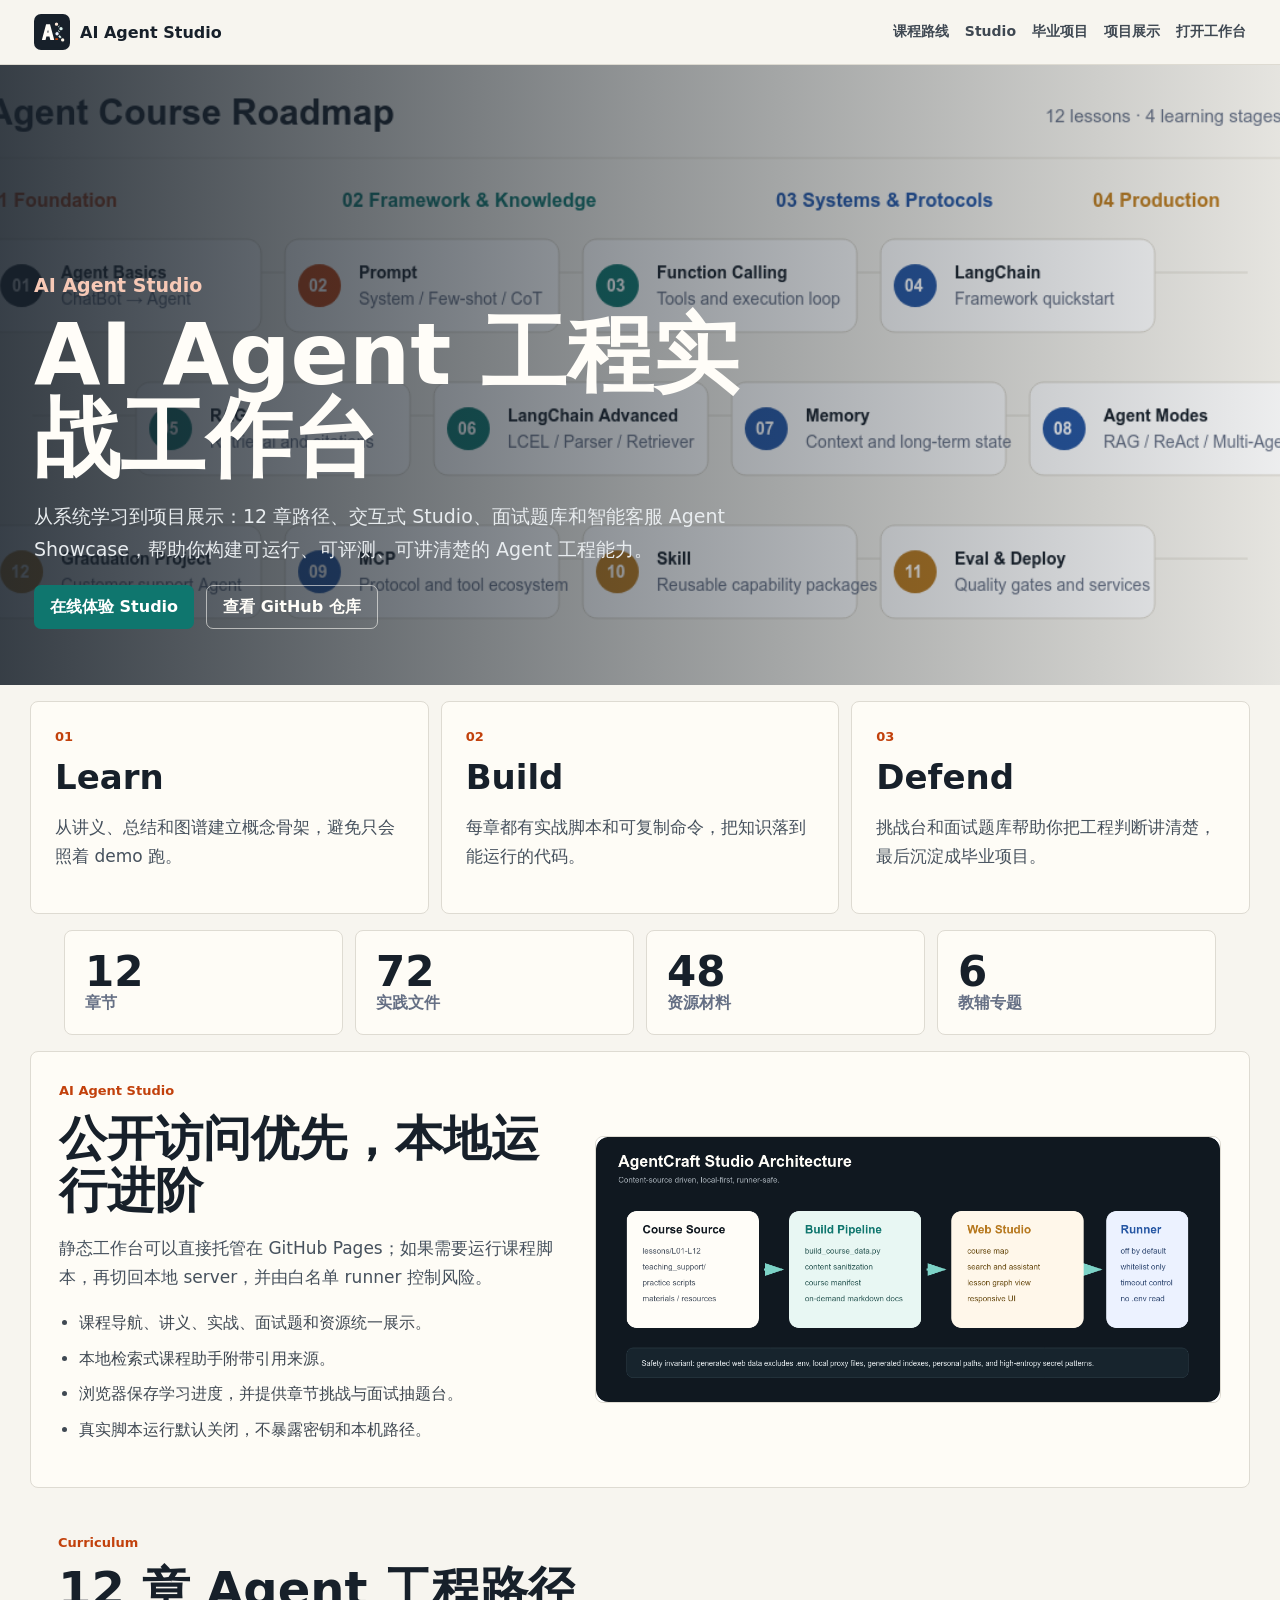
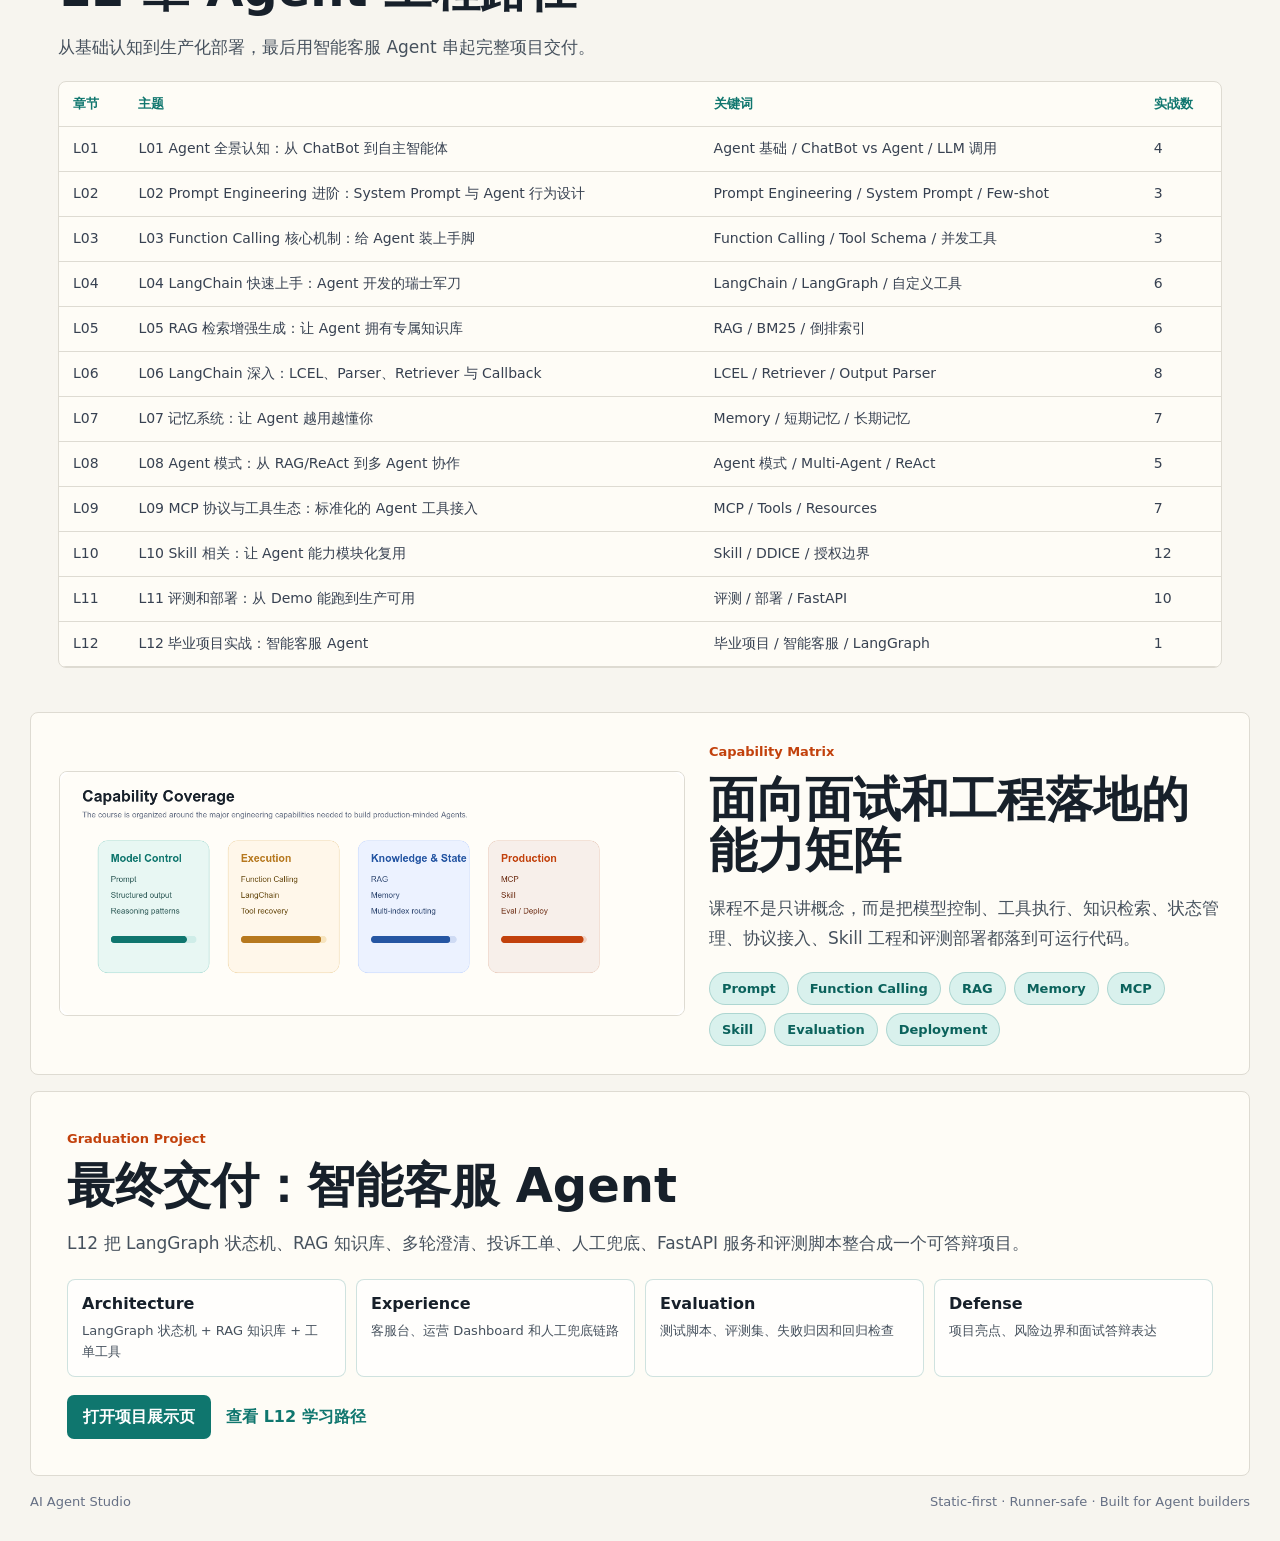
<file: index.html>
<!doctype html>
<html lang="zh-CN">
  <head>
    <meta charset="utf-8" />
    <meta name="viewport" content="width=device-width, initial-scale=1" />
    <title>AI Agent Studio | AI Agent 开发实战工作台</title>
    <meta
      name="description"
      content="从 Prompt、Function Calling、LangChain、RAG、Memory、MCP、Skill 到评测部署和智能客服毕业项目的 AI Agent 开发实战工作台。"
    />
    <link rel="canonical" href="https://arvin-lucifer.github.io/AI_Agent_Studio/" />
    <meta property="og:title" content="AI Agent Studio" />
    <meta property="og:description" content="12 章系统路径、交互式 Studio 和智能客服 Agent Showcase，面向 AI Agent 开发学习、实战和项目展示。" />
    <meta property="og:type" content="website" />
    <meta property="og:url" content="https://arvin-lucifer.github.io/AI_Agent_Studio/" />
    <meta property="og:image" content="https://arvin-lucifer.github.io/AI_Agent_Studio/docs/assets/ai-agent-studio-social-card.png" />
    <meta name="twitter:card" content="summary_large_image" />
    <link rel="icon" href="docs/assets/favicon.svg" type="image/svg+xml" />
    <link rel="stylesheet" href="site.css" />
    <script type="application/ld+json">
      {
        "@context": "https://schema.org",
        "@type": "Course",
        "name": "AI Agent Studio",
        "description": "面向 AI Agent 开发学习、工程实践、面试准备和毕业项目展示的实战工作台。",
        "provider": {
          "@type": "Organization",
          "name": "AI Agent Studio"
        },
        "hasCourseInstance": {
          "@type": "CourseInstance",
          "courseMode": "online",
          "courseWorkload": "12 lessons"
        }
      }
    </script>
  </head>
  <body>
    <header class="site-nav">
      <a class="brand" href="./" aria-label="AI Agent Studio home">
        <span class="brand-symbol" aria-hidden="true"><img src="docs/assets/ai-agent-studio-mark.svg" alt="" /></span>
        <strong>AI Agent Studio</strong>
      </a>
      <nav aria-label="Primary">
        <a href="#curriculum">课程路线</a>
        <a href="#studio">Studio</a>
        <a href="#project">毕业项目</a>
        <a href="showcase/">项目展示</a>
        <a href="studio/">打开工作台</a>
      </nav>
    </header>

    <main>
      <section class="hero">
        <img src="docs/assets/course-roadmap.png" alt="AI Agent Studio roadmap" />
        <div class="hero-copy">
          <p class="eyebrow">AI Agent Studio</p>
          <h1>AI Agent 工程实战工作台</h1>
          <p>
            从系统学习到项目展示：12 章路径、交互式 Studio、面试题库和智能客服 Agent Showcase，帮助你构建可运行、可评测、可讲清楚的 Agent 工程能力。
          </p>
          <div class="hero-actions">
            <a class="primary" href="studio/">在线体验 Studio</a>
            <a class="secondary" href="https://github.com/Arvin-Lucifer/AI_Agent_Studio">查看 GitHub 仓库</a>
          </div>
        </div>
      </section>

      <section class="experience-grid" aria-label="学习体验">
        <article>
          <span>01</span>
          <h2>Learn</h2>
          <p>从讲义、总结和图谱建立概念骨架，避免只会照着 demo 跑。</p>
        </article>
        <article>
          <span>02</span>
          <h2>Build</h2>
          <p>每章都有实战脚本和可复制命令，把知识落到能运行的代码。</p>
        </article>
        <article>
          <span>03</span>
          <h2>Defend</h2>
          <p>挑战台和面试题库帮助你把工程判断讲清楚，最后沉淀成毕业项目。</p>
        </article>
      </section>

      <section class="metrics" aria-label="课程规模">
        <div><strong>12</strong><span>章节</span></div>
        <div><strong>72</strong><span>实践文件</span></div>
        <div><strong>48</strong><span>资源材料</span></div>
        <div><strong>6</strong><span>教辅专题</span></div>
      </section>

      <section id="studio" class="split-section">
        <div>
          <p class="eyebrow">AI Agent Studio</p>
          <h2>公开访问优先，本地运行进阶</h2>
          <p>
            静态工作台可以直接托管在 GitHub Pages；如果需要运行课程脚本，再切回本地 server，并由白名单 runner 控制风险。
          </p>
          <ul class="check-list">
            <li>课程导航、讲义、实战、面试题和资源统一展示。</li>
            <li>本地检索式课程助手附带引用来源。</li>
            <li>浏览器保存学习进度，并提供章节挑战与面试抽题台。</li>
            <li>真实脚本运行默认关闭，不暴露密钥和本机路径。</li>
          </ul>
        </div>
        <img src="docs/assets/studio-architecture.png" alt="AI Agent Studio architecture" />
      </section>

      <section id="curriculum" class="curriculum">
        <div class="section-heading">
          <p class="eyebrow">Curriculum</p>
          <h2>12 章 Agent 工程路径</h2>
          <p>从基础认知到生产化部署，最后用智能客服 Agent 串起完整项目交付。</p>
        </div>
        <div class="table-shell">
          <table>
            <thead>
              <tr>
                <th>章节</th>
                <th>主题</th>
                <th>关键词</th>
                <th>实战数</th>
              </tr>
            </thead>
            <tbody>

        <tr>
          <td>L01</td>
          <td>L01 Agent 全景认知：从 ChatBot 到自主智能体</td>
          <td>Agent 基础 / ChatBot vs Agent / LLM 调用</td>
          <td>4</td>
        </tr>

        <tr>
          <td>L02</td>
          <td>L02 Prompt Engineering 进阶：System Prompt 与 Agent 行为设计</td>
          <td>Prompt Engineering / System Prompt / Few-shot</td>
          <td>3</td>
        </tr>

        <tr>
          <td>L03</td>
          <td>L03 Function Calling 核心机制：给 Agent 装上手脚</td>
          <td>Function Calling / Tool Schema / 并发工具</td>
          <td>3</td>
        </tr>

        <tr>
          <td>L04</td>
          <td>L04 LangChain 快速上手：Agent 开发的瑞士军刀</td>
          <td>LangChain / LangGraph / 自定义工具</td>
          <td>6</td>
        </tr>

        <tr>
          <td>L05</td>
          <td>L05 RAG 检索增强生成：让 Agent 拥有专属知识库</td>
          <td>RAG / BM25 / 倒排索引</td>
          <td>6</td>
        </tr>

        <tr>
          <td>L06</td>
          <td>L06 LangChain 深入：LCEL、Parser、Retriever 与 Callback</td>
          <td>LCEL / Retriever / Output Parser</td>
          <td>8</td>
        </tr>

        <tr>
          <td>L07</td>
          <td>L07 记忆系统：让 Agent 越用越懂你</td>
          <td>Memory / 短期记忆 / 长期记忆</td>
          <td>7</td>
        </tr>

        <tr>
          <td>L08</td>
          <td>L08 Agent 模式：从 RAG/ReAct 到多 Agent 协作</td>
          <td>Agent 模式 / Multi-Agent / ReAct</td>
          <td>5</td>
        </tr>

        <tr>
          <td>L09</td>
          <td>L09 MCP 协议与工具生态：标准化的 Agent 工具接入</td>
          <td>MCP / Tools / Resources</td>
          <td>7</td>
        </tr>

        <tr>
          <td>L10</td>
          <td>L10 Skill 相关：让 Agent 能力模块化复用</td>
          <td>Skill / DDICE / 授权边界</td>
          <td>12</td>
        </tr>

        <tr>
          <td>L11</td>
          <td>L11 评测和部署：从 Demo 能跑到生产可用</td>
          <td>评测 / 部署 / FastAPI</td>
          <td>10</td>
        </tr>

        <tr>
          <td>L12</td>
          <td>L12 毕业项目实战：智能客服 Agent</td>
          <td>毕业项目 / 智能客服 / LangGraph</td>
          <td>1</td>
        </tr>
            </tbody>
          </table>
        </div>
      </section>

      <section class="split-section reverse">
        <img src="docs/assets/capability-matrix.png" alt="Capability coverage matrix" />
        <div>
          <p class="eyebrow">Capability Matrix</p>
          <h2>面向面试和工程落地的能力矩阵</h2>
          <p>
            课程不是只讲概念，而是把模型控制、工具执行、知识检索、状态管理、协议接入、Skill 工程和评测部署都落到可运行代码。
          </p>
          <div class="capability-grid">
            <span>Prompt</span><span>Function Calling</span><span>RAG</span><span>Memory</span>
            <span>MCP</span><span>Skill</span><span>Evaluation</span><span>Deployment</span>
          </div>
        </div>
      </section>

      <section id="project" class="project-band">
        <p class="eyebrow">Graduation Project</p>
        <h2>最终交付：智能客服 Agent</h2>
        <p>
          L12 把 LangGraph 状态机、RAG 知识库、多轮澄清、投诉工单、人工兜底、FastAPI 服务和评测脚本整合成一个可答辩项目。
        </p>
        <div class="project-cards">
          <article><strong>Architecture</strong><span>LangGraph 状态机 + RAG 知识库 + 工单工具</span></article>
          <article><strong>Experience</strong><span>客服台、运营 Dashboard 和人工兜底链路</span></article>
          <article><strong>Evaluation</strong><span>测试脚本、评测集、失败归因和回归检查</span></article>
          <article><strong>Defense</strong><span>项目亮点、风险边界和面试答辩表达</span></article>
        </div>
        <a class="primary" href="showcase/">打开项目展示页</a>
        <a class="text-link" href="studio/#L12_graduation_project/overview">查看 L12 学习路径</a>
      </section>
    </main>

    <footer>
      <span>AI Agent Studio</span>
      <span>Static-first · Runner-safe · Built for Agent builders</span>
    </footer>
  </body>
</html>
</file>
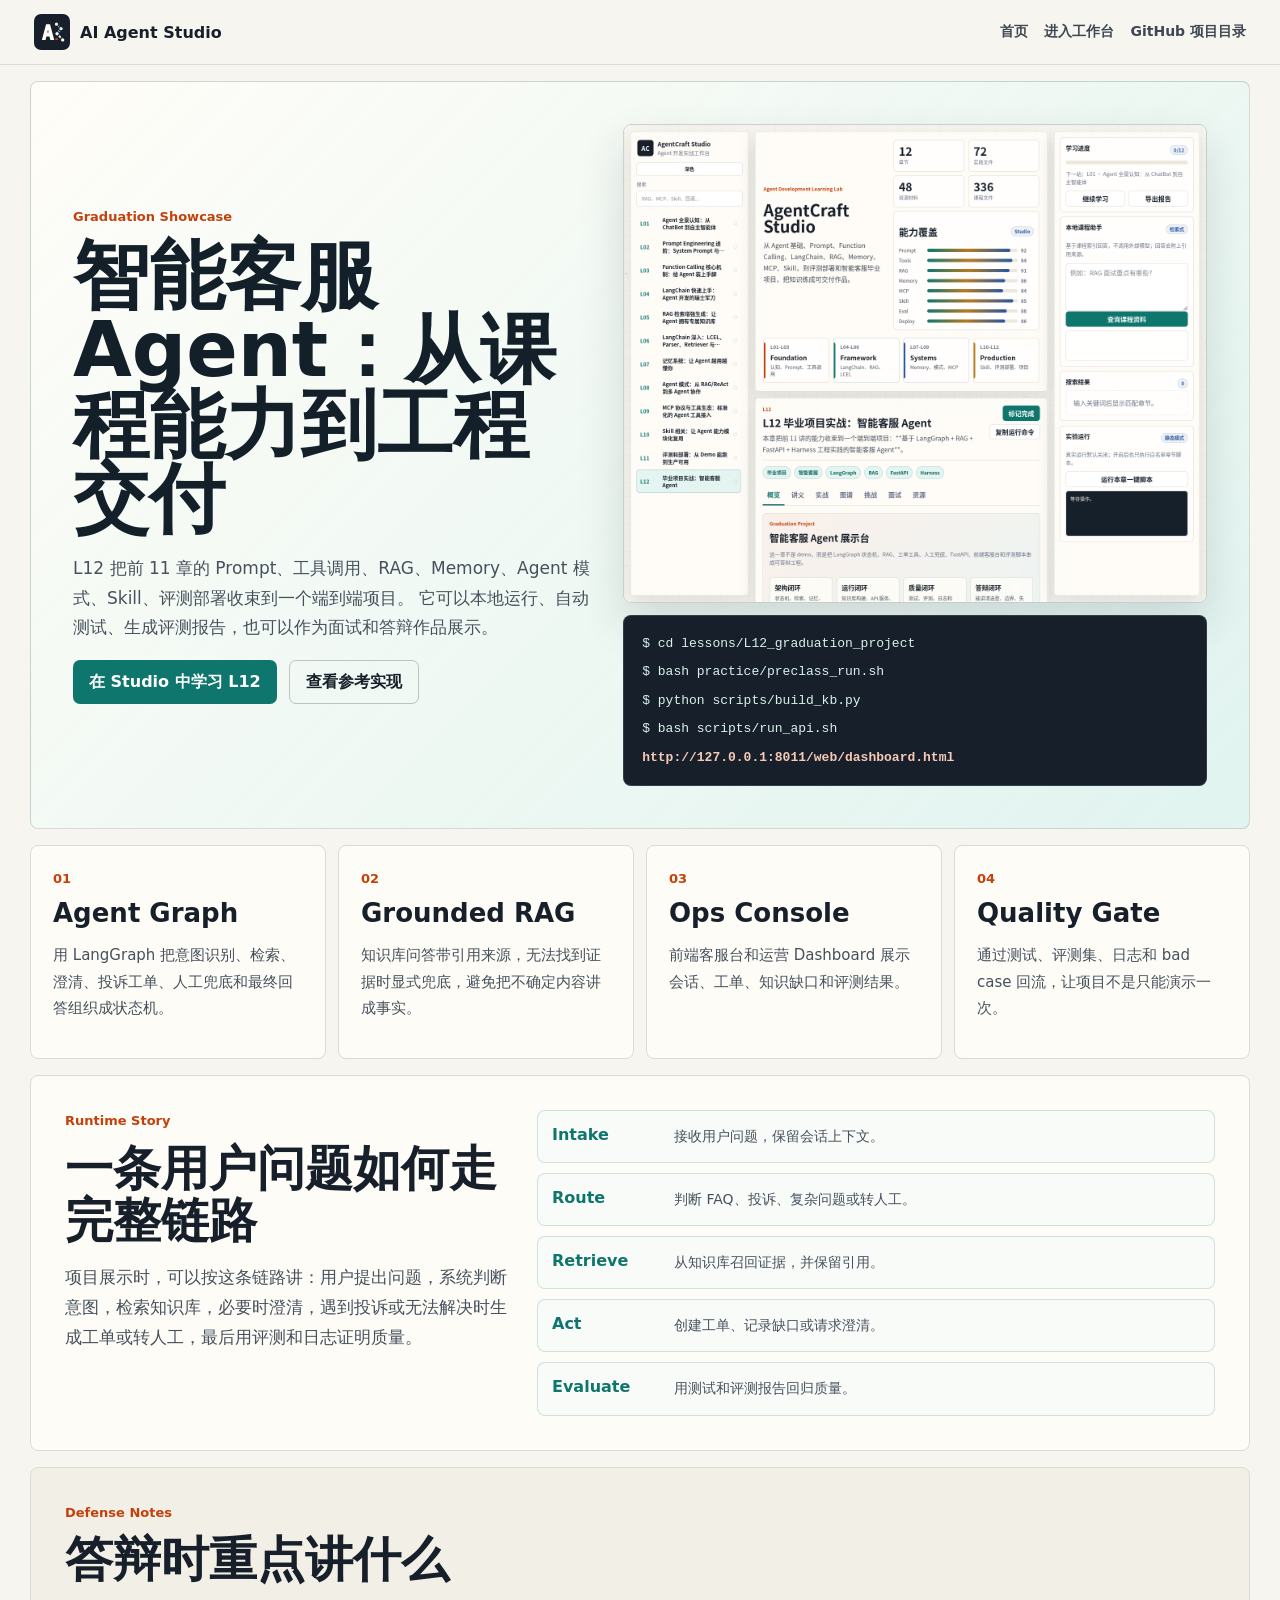
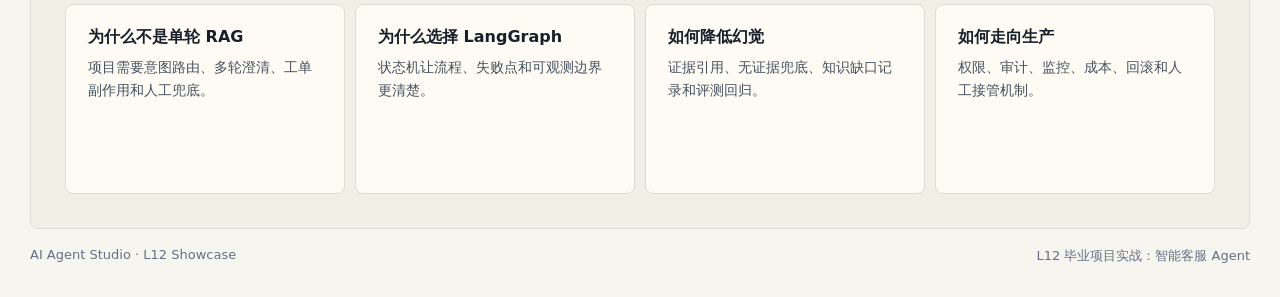
<file: showcase/index.html>
<!doctype html>
<html lang="zh-CN">
  <head>
    <meta charset="utf-8" />
    <meta name="viewport" content="width=device-width, initial-scale=1" />
    <title>智能客服 Agent 展示 | AI Agent Studio</title>
    <meta
      name="description"
      content="AI Agent Studio 毕业项目展示：基于 LangGraph、RAG、FastAPI、评测脚本和前端客服台的智能客服 Agent。"
    />
    <link rel="canonical" href="https://arvin-lucifer.github.io/AI_Agent_Studio/showcase/" />
    <meta property="og:title" content="智能客服 Agent 展示" />
    <meta property="og:description" content="一个可运行、可评测、可答辩的 AI Agent 毕业项目。" />
    <meta property="og:type" content="website" />
    <meta property="og:url" content="https://arvin-lucifer.github.io/AI_Agent_Studio/showcase/" />
    <meta property="og:image" content="https://arvin-lucifer.github.io/AI_Agent_Studio/docs/assets/showcase-preview.png" />
    <meta name="twitter:card" content="summary_large_image" />
    <link rel="icon" href="../docs/assets/favicon.svg" type="image/svg+xml" />
    <link rel="stylesheet" href="../site.css" />
  </head>
  <body>
    <header class="site-nav">
      <a class="brand" href="../" aria-label="AI Agent Studio home">
        <span class="brand-symbol" aria-hidden="true"><img src="../docs/assets/ai-agent-studio-mark.svg" alt="" /></span>
        <strong>AI Agent Studio</strong>
      </a>
      <nav aria-label="Primary">
        <a href="../">首页</a>
        <a href="../studio/">进入工作台</a>
        <a href="https://github.com/Arvin-Lucifer/AI_Agent_Studio/tree/main/lessons/L12_graduation_project">GitHub 项目目录</a>
      </nav>
    </header>

    <main>
      <section class="showcase-hero">
        <div>
          <p class="eyebrow">Graduation Showcase</p>
          <h1>智能客服 Agent：从课程能力到工程交付</h1>
          <p>
            L12 把前 11 章的 Prompt、工具调用、RAG、Memory、Agent 模式、Skill、评测部署收束到一个端到端项目。
            它可以本地运行、自动测试、生成评测报告，也可以作为面试和答辩作品展示。
          </p>
          <div class="hero-actions">
            <a class="primary" href="../studio/#L12_graduation_project/overview">在 Studio 中学习 L12</a>
            <a class="secondary dark" href="https://github.com/Arvin-Lucifer/AI_Agent_Studio/tree/main/lessons/L12_graduation_project/reference_implementation/intelligent_customer_agent">查看参考实现</a>
          </div>
        </div>
        <div class="showcase-visual">
          <img src="../docs/assets/studio-preview.png" alt="AI Agent Studio L12 project screen" />
          <div class="showcase-terminal" aria-label="Project quick commands">
            <span>$ cd lessons/L12_graduation_project</span>
            <span>$ bash practice/preclass_run.sh</span>
            <span>$ python scripts/build_kb.py</span>
            <span>$ bash scripts/run_api.sh</span>
            <strong>http://127.0.0.1:8011/web/dashboard.html</strong>
          </div>
        </div>
      </section>

      <section class="showcase-matrix">
        <article>
          <span>01</span>
          <h2>Agent Graph</h2>
          <p>用 LangGraph 把意图识别、检索、澄清、投诉工单、人工兜底和最终回答组织成状态机。</p>
        </article>
        <article>
          <span>02</span>
          <h2>Grounded RAG</h2>
          <p>知识库问答带引用来源，无法找到证据时显式兜底，避免把不确定内容讲成事实。</p>
        </article>
        <article>
          <span>03</span>
          <h2>Ops Console</h2>
          <p>前端客服台和运营 Dashboard 展示会话、工单、知识缺口和评测结果。</p>
        </article>
        <article>
          <span>04</span>
          <h2>Quality Gate</h2>
          <p>通过测试、评测集、日志和 bad case 回流，让项目不是只能演示一次。</p>
        </article>
      </section>

      <section class="showcase-flow">
        <div>
          <p class="eyebrow">Runtime Story</p>
          <h2>一条用户问题如何走完整链路</h2>
          <p>项目展示时，可以按这条链路讲：用户提出问题，系统判断意图，检索知识库，必要时澄清，遇到投诉或无法解决时生成工单或转人工，最后用评测和日志证明质量。</p>
        </div>
        <ol>
          <li><strong>Intake</strong><span>接收用户问题，保留会话上下文。</span></li>
          <li><strong>Route</strong><span>判断 FAQ、投诉、复杂问题或转人工。</span></li>
          <li><strong>Retrieve</strong><span>从知识库召回证据，并保留引用。</span></li>
          <li><strong>Act</strong><span>创建工单、记录缺口或请求澄清。</span></li>
          <li><strong>Evaluate</strong><span>用测试和评测报告回归质量。</span></li>
        </ol>
      </section>

      <section class="showcase-proof">
        <div>
          <p class="eyebrow">Defense Notes</p>
          <h2>答辩时重点讲什么</h2>
        </div>
        <div class="proof-grid">
          <article><strong>为什么不是单轮 RAG</strong><span>项目需要意图路由、多轮澄清、工单副作用和人工兜底。</span></article>
          <article><strong>为什么选择 LangGraph</strong><span>状态机让流程、失败点和可观测边界更清楚。</span></article>
          <article><strong>如何降低幻觉</strong><span>证据引用、无证据兜底、知识缺口记录和评测回归。</span></article>
          <article><strong>如何走向生产</strong><span>权限、审计、监控、成本、回滚和人工接管机制。</span></article>
        </div>
      </section>
    </main>

    <footer>
      <span>AI Agent Studio · L12 Showcase</span>
      <span>L12 毕业项目实战：智能客服 Agent</span>
    </footer>
  </body>
</html>
</file>
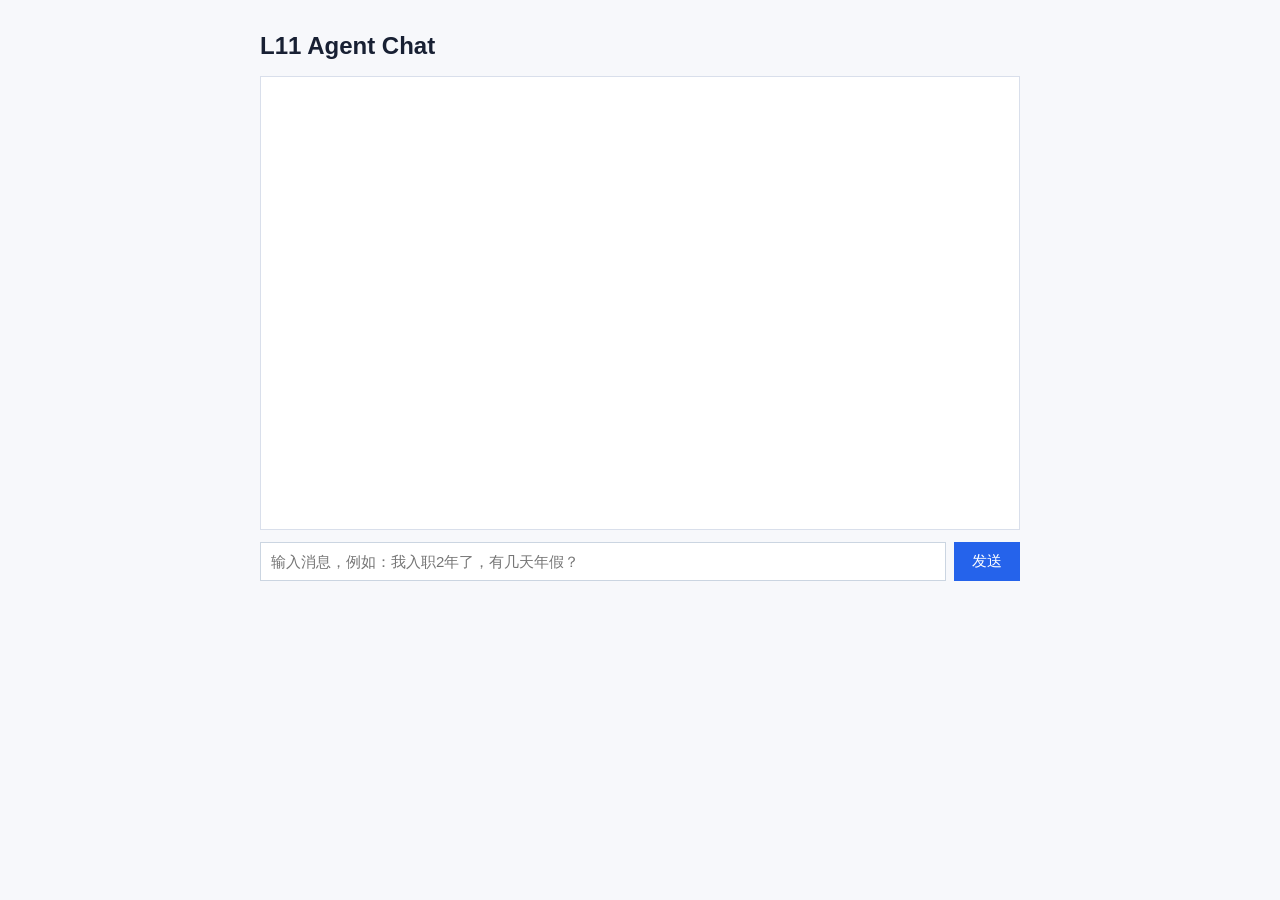
<file: lessons/L11_eval_and_deployment/practice/chat_frontend.html>
<!DOCTYPE html>
<html lang="zh-CN">
<head>
  <meta charset="UTF-8">
  <meta name="viewport" content="width=device-width, initial-scale=1.0">
  <title>L11 Agent Chat</title>
  <style>
    body {
      margin: 0;
      font-family: Arial, "Microsoft YaHei", sans-serif;
      background: #f7f8fb;
      color: #182033;
    }
    main {
      max-width: 760px;
      margin: 32px auto;
      padding: 0 16px;
    }
    h1 {
      font-size: 24px;
      margin: 0 0 16px;
    }
    #chat-box {
      height: 420px;
      overflow-y: auto;
      border: 1px solid #d9dfeb;
      background: #fff;
      padding: 16px;
    }
    .msg {
      margin: 10px 0;
      line-height: 1.6;
      white-space: pre-wrap;
    }
    .user { color: #174ea6; }
    .ai { color: #166534; }
    .tool { color: #6b7280; font-size: 14px; }
    .composer {
      display: flex;
      gap: 8px;
      margin-top: 12px;
    }
    input {
      flex: 1;
      padding: 10px;
      border: 1px solid #cbd5e1;
      font-size: 15px;
    }
    button {
      padding: 10px 18px;
      border: 0;
      background: #2563eb;
      color: white;
      font-size: 15px;
      cursor: pointer;
    }
  </style>
</head>
<body>
  <main>
    <h1>L11 Agent Chat</h1>
    <div id="chat-box"></div>
    <div class="composer">
      <input id="input" placeholder="输入消息，例如：我入职2年了，有几天年假？">
      <button id="send">发送</button>
    </div>
  </main>

  <script>
    const chatBox = document.getElementById("chat-box");
    const input = document.getElementById("input");
    const sendButton = document.getElementById("send");

    function appendMessage(className, text) {
      const div = document.createElement("div");
      div.className = `msg ${className}`;
      div.textContent = text;
      chatBox.appendChild(div);
      chatBox.scrollTop = chatBox.scrollHeight;
      return div;
    }

    async function sendMessage() {
      const message = input.value.trim();
      if (!message) return;
      input.value = "";
      appendMessage("user", `你：${message}`);
      const aiDiv = appendMessage("ai", "AI：");

      const isLocal = location.hostname === "localhost" || location.hostname === "127.0.0.1" || location.protocol === "file:";
      const apiUrl = isLocal ? "http://localhost:8000/chat/stream" : "/api/chat/stream";

      try {
        const response = await fetch(apiUrl, {
          method: "POST",
          headers: {"Content-Type": "application/json"},
          body: JSON.stringify({message, session_id: "web_user"})
        });
        const reader = response.body.getReader();
        const decoder = new TextDecoder();
        let buffer = "";

        while (true) {
          const {done, value} = await reader.read();
          if (done) break;
          buffer += decoder.decode(value, {stream: true});
          const lines = buffer.split("\n");
          buffer = lines.pop();

          for (const line of lines) {
            if (!line.startsWith("data: ")) continue;
            const data = JSON.parse(line.slice(6));
            if (data.type === "tool_call") {
              appendMessage("tool", `调用工具：${data.tool}`);
            } else if (data.type === "token") {
              aiDiv.textContent += data.content;
            }
          }
        }
      } catch (error) {
        aiDiv.textContent += `请求失败：${error.message}`;
      }
    }

    sendButton.addEventListener("click", sendMessage);
    input.addEventListener("keydown", (event) => {
      if (event.key === "Enter") sendMessage();
    });
  </script>
</body>
</html>
</file>
<file: site.css>
html {
  scroll-behavior: smooth;
}

:root {
  --bg: #f7f5ef;
  --ink: #17202a;
  --muted: #667085;
  --line: #dedbd2;
  --surface: #fffdf8;
  --teal: #0f766e;
  --coral: #c2410c;
  --blue: #2556a3;
  --amber: #b7791f;
  font-family: Inter, ui-sans-serif, system-ui, -apple-system, BlinkMacSystemFont, "Segoe UI",
    "Noto Sans CJK SC", "Microsoft YaHei", sans-serif;
}

* {
  box-sizing: border-box;
}

body {
  margin: 0;
  color: var(--ink);
  background: var(--bg);
}

a {
  color: inherit;
  text-decoration: none;
}

.site-nav {
  position: sticky;
  top: 0;
  z-index: 10;
  display: flex;
  align-items: center;
  justify-content: space-between;
  gap: 20px;
  padding: 14px 34px;
  background: rgba(247, 245, 239, 0.92);
  border-bottom: 1px solid var(--line);
  backdrop-filter: blur(16px);
}

.brand {
  display: inline-flex;
  align-items: center;
  gap: 10px;
  font-weight: 800;
}

.brand-symbol {
  display: grid;
  place-items: center;
  width: 36px;
  height: 36px;
  border-radius: 7px;
  background: var(--ink);
  color: #fffdf8;
}

.brand-symbol img {
  width: 36px;
  height: 36px;
  display: block;
}

.site-nav nav {
  display: flex;
  flex-wrap: wrap;
  gap: 16px;
  color: #3f4852;
  font-size: 14px;
  font-weight: 700;
}

.hero {
  position: relative;
  min-height: 620px;
  display: grid;
  align-items: end;
  padding: 56px 34px;
  overflow: hidden;
}

.hero::after {
  content: "";
  position: absolute;
  inset: 0;
  background: linear-gradient(90deg, rgba(23, 32, 42, 0.86), rgba(23, 32, 42, 0.45), rgba(23, 32, 42, 0.08));
}

.hero img {
  position: absolute;
  inset: 0;
  width: 100%;
  height: 100%;
  object-fit: cover;
}

.hero-copy {
  position: relative;
  z-index: 1;
  max-width: 780px;
  color: #fffdf8;
}

.eyebrow {
  margin: 0 0 10px;
  color: var(--coral);
  font-size: 13px;
  font-weight: 900;
  letter-spacing: 0;
}

.hero .eyebrow {
  color: #f7c9b6;
}

h1,
h2 {
  margin: 0;
  letter-spacing: 0;
}

h1 {
  font-size: clamp(44px, 7vw, 86px);
  line-height: 0.98;
  max-width: 860px;
}

h2 {
  font-size: clamp(30px, 4vw, 48px);
  line-height: 1.08;
}

p {
  color: #46515d;
  font-size: 17px;
  line-height: 1.75;
}

.hero p {
  max-width: 720px;
  color: #e8ecef;
  font-size: 19px;
}

.hero-actions,
.project-band {
  display: flex;
  flex-wrap: wrap;
  gap: 12px;
  align-items: center;
}

.primary,
.secondary {
  display: inline-flex;
  align-items: center;
  min-height: 44px;
  border-radius: 7px;
  padding: 0 16px;
  font-weight: 900;
}

.primary {
  background: var(--teal);
  color: #fff;
}

.secondary {
  border: 1px solid rgba(255, 253, 248, 0.58);
  color: #fffdf8;
}

.secondary.dark {
  border-color: rgba(23, 32, 42, 0.24);
  color: var(--ink);
}

.text-link {
  display: inline-flex;
  align-items: center;
  min-height: 44px;
  margin-left: 10px;
  color: var(--teal);
  font-weight: 900;
}

.metrics {
  display: grid;
  grid-template-columns: repeat(4, minmax(0, 1fr));
  gap: 12px;
  padding: 16px 34px 0;
  max-width: 1220px;
  margin: 0 auto;
}

.experience-grid {
  max-width: 1220px;
  margin: 16px auto 0;
  display: grid;
  grid-template-columns: repeat(3, minmax(0, 1fr));
  gap: 12px;
}

.experience-grid article {
  min-height: 190px;
  border: 1px solid var(--line);
  border-radius: 8px;
  background: rgba(255, 253, 248, 0.88);
  padding: 24px;
}

.experience-grid span {
  color: var(--coral);
  font-size: 13px;
  font-weight: 900;
}

.experience-grid h2 {
  margin-top: 14px;
  font-size: 34px;
}

.metrics div,
.table-shell,
.project-band,
.split-section {
  border: 1px solid var(--line);
  background: rgba(255, 253, 248, 0.88);
  border-radius: 8px;
}

.metrics div {
  padding: 20px;
}

.metrics strong {
  display: block;
  font-size: 42px;
  line-height: 1;
}

.metrics span {
  color: var(--muted);
  font-weight: 800;
}

.split-section,
.curriculum,
.project-band {
  max-width: 1220px;
  margin: 16px auto 0;
}

.split-section {
  display: grid;
  grid-template-columns: minmax(0, 0.9fr) minmax(0, 1.1fr);
  gap: 24px;
  padding: 28px;
  align-items: center;
}

.split-section.reverse {
  grid-template-columns: minmax(0, 1.1fr) minmax(0, 0.9fr);
}

.split-section img {
  width: 100%;
  border-radius: 8px;
  border: 1px solid var(--line);
}

.check-list {
  display: grid;
  gap: 10px;
  padding-left: 20px;
  color: #3f4852;
  line-height: 1.6;
}

.curriculum {
  padding: 28px;
}

.section-heading {
  max-width: 760px;
}

.table-shell {
  margin-top: 18px;
  overflow: auto;
}

table {
  width: 100%;
  border-collapse: collapse;
  min-width: 780px;
}

th,
td {
  padding: 13px 14px;
  border-bottom: 1px solid var(--line);
  text-align: left;
  vertical-align: top;
}

th {
  color: var(--teal);
  font-size: 13px;
}

td {
  color: #374151;
  font-size: 14px;
}

.capability-grid {
  display: flex;
  flex-wrap: wrap;
  gap: 8px;
  margin-top: 18px;
}

.capability-grid span {
  border-radius: 999px;
  border: 1px solid rgba(15, 118, 110, 0.22);
  background: #d9f1ed;
  color: #0b625c;
  padding: 8px 12px;
  font-size: 13px;
  font-weight: 800;
}

.project-band {
  display: block;
  padding: 36px;
}

.project-band .primary {
  margin-top: 10px;
}

.project-cards {
  display: grid;
  grid-template-columns: repeat(4, minmax(0, 1fr));
  gap: 10px;
  margin: 20px 0 8px;
}

.project-cards article {
  border: 1px solid rgba(15, 118, 110, 0.2);
  border-radius: 8px;
  background: rgba(255, 255, 255, 0.62);
  padding: 14px;
}

.project-cards strong {
  display: block;
  margin-bottom: 7px;
}

.project-cards span {
  color: #46515d;
  font-size: 13px;
  line-height: 1.55;
}

.showcase-hero,
.showcase-matrix,
.showcase-flow,
.showcase-proof {
  max-width: 1220px;
  margin: 16px auto 0;
}

.showcase-hero {
  display: grid;
  grid-template-columns: minmax(0, 0.95fr) minmax(360px, 1.05fr);
  gap: 22px;
  align-items: center;
  min-height: 590px;
  padding: 42px;
  border: 1px solid rgba(23, 32, 42, 0.16);
  border-radius: 8px;
  background:
    linear-gradient(135deg, rgba(255, 253, 248, 0.96), rgba(217, 241, 237, 0.8)),
    var(--surface);
}

.showcase-hero h1 {
  color: #132029;
  font-size: clamp(42px, 6vw, 76px);
}

.showcase-hero p {
  max-width: 680px;
}

.showcase-visual {
  display: grid;
  gap: 12px;
}

.showcase-visual img {
  width: 100%;
  border: 1px solid rgba(23, 32, 42, 0.18);
  border-radius: 8px;
  box-shadow: 0 20px 45px rgba(23, 32, 42, 0.14);
}

.showcase-terminal {
  display: grid;
  gap: 9px;
  border-radius: 8px;
  border: 1px solid rgba(255, 253, 248, 0.12);
  background: #17202a;
  color: #d9f1ed;
  padding: 18px;
  font-family: "SFMono-Regular", Consolas, "Liberation Mono", monospace;
  font-size: 13px;
  line-height: 1.5;
}

.showcase-terminal strong {
  color: #f7c9b6;
  overflow-wrap: anywhere;
}

.showcase-matrix {
  display: grid;
  grid-template-columns: repeat(4, minmax(0, 1fr));
  gap: 12px;
}

.showcase-matrix article,
.proof-grid article {
  min-height: 190px;
  border: 1px solid var(--line);
  border-radius: 8px;
  background: rgba(255, 253, 248, 0.9);
  padding: 22px;
}

.showcase-matrix span {
  color: var(--coral);
  font-size: 13px;
  font-weight: 900;
}

.showcase-matrix h2 {
  margin-top: 12px;
  font-size: 26px;
}

.showcase-matrix p {
  font-size: 15px;
}

.showcase-flow {
  display: grid;
  grid-template-columns: minmax(0, 0.8fr) minmax(0, 1.2fr);
  gap: 20px;
  align-items: start;
  padding: 34px;
  border: 1px solid var(--line);
  border-radius: 8px;
  background: rgba(255, 253, 248, 0.88);
}

.showcase-flow ol {
  display: grid;
  gap: 10px;
  margin: 0;
  padding: 0;
  list-style: none;
}

.showcase-flow li {
  display: grid;
  grid-template-columns: 110px 1fr;
  gap: 12px;
  align-items: start;
  padding: 14px;
  border: 1px solid rgba(15, 118, 110, 0.18);
  border-radius: 8px;
  background: #f9fbf8;
}

.showcase-flow li strong {
  color: var(--teal);
}

.showcase-flow li span,
.proof-grid span {
  color: #46515d;
  font-size: 14px;
  line-height: 1.65;
}

.showcase-proof {
  padding: 34px;
  border: 1px solid var(--line);
  border-radius: 8px;
  background: #f1efe6;
}

.proof-grid {
  display: grid;
  grid-template-columns: repeat(4, minmax(0, 1fr));
  gap: 10px;
  margin-top: 18px;
}

.proof-grid strong {
  display: block;
  margin-bottom: 8px;
}

footer {
  max-width: 1220px;
  margin: 18px auto 0;
  padding: 0 0 32px;
  display: flex;
  justify-content: space-between;
  gap: 12px;
  color: var(--muted);
  font-size: 13px;
}

@media (max-width: 860px) {
  .site-nav {
    align-items: flex-start;
    flex-direction: column;
    padding: 12px 16px;
  }

  .hero {
    min-height: 560px;
    padding: 36px 18px;
  }

  .hero::after {
    background: rgba(23, 32, 42, 0.78);
  }

  .metrics,
  .experience-grid,
  .project-cards,
  .showcase-matrix,
  .proof-grid,
  .split-section,
  .split-section.reverse,
  .showcase-hero,
  .showcase-flow {
    grid-template-columns: 1fr;
  }

  .metrics,
  .experience-grid,
  .split-section,
  .curriculum,
  .project-band,
  .showcase-hero,
  .showcase-flow,
  .showcase-proof,
  footer {
    margin-left: 10px;
    margin-right: 10px;
    padding-left: 18px;
    padding-right: 18px;
  }

  .metrics {
    padding-top: 12px;
  }

  .text-link {
    margin-left: 0;
  }

  .showcase-flow li {
    grid-template-columns: 1fr;
  }

  footer {
    display: grid;
  }
}
</file>
